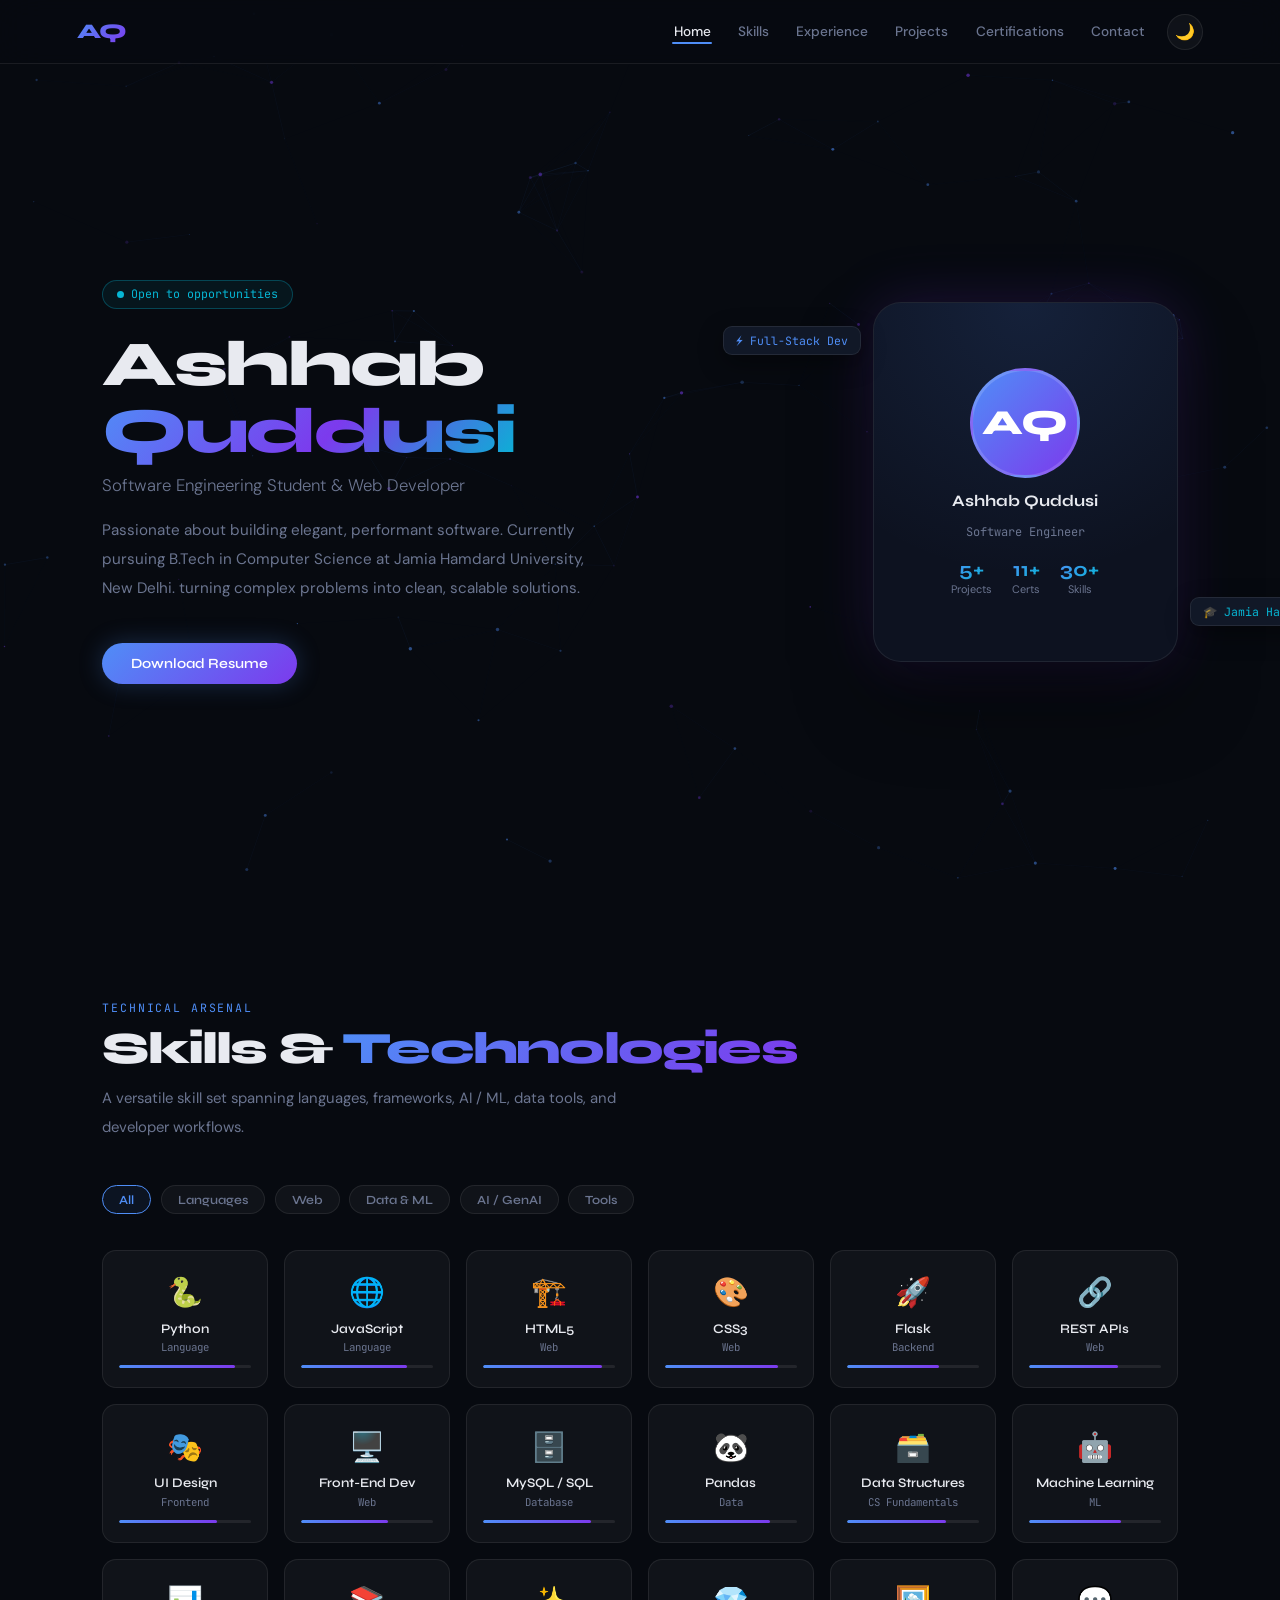
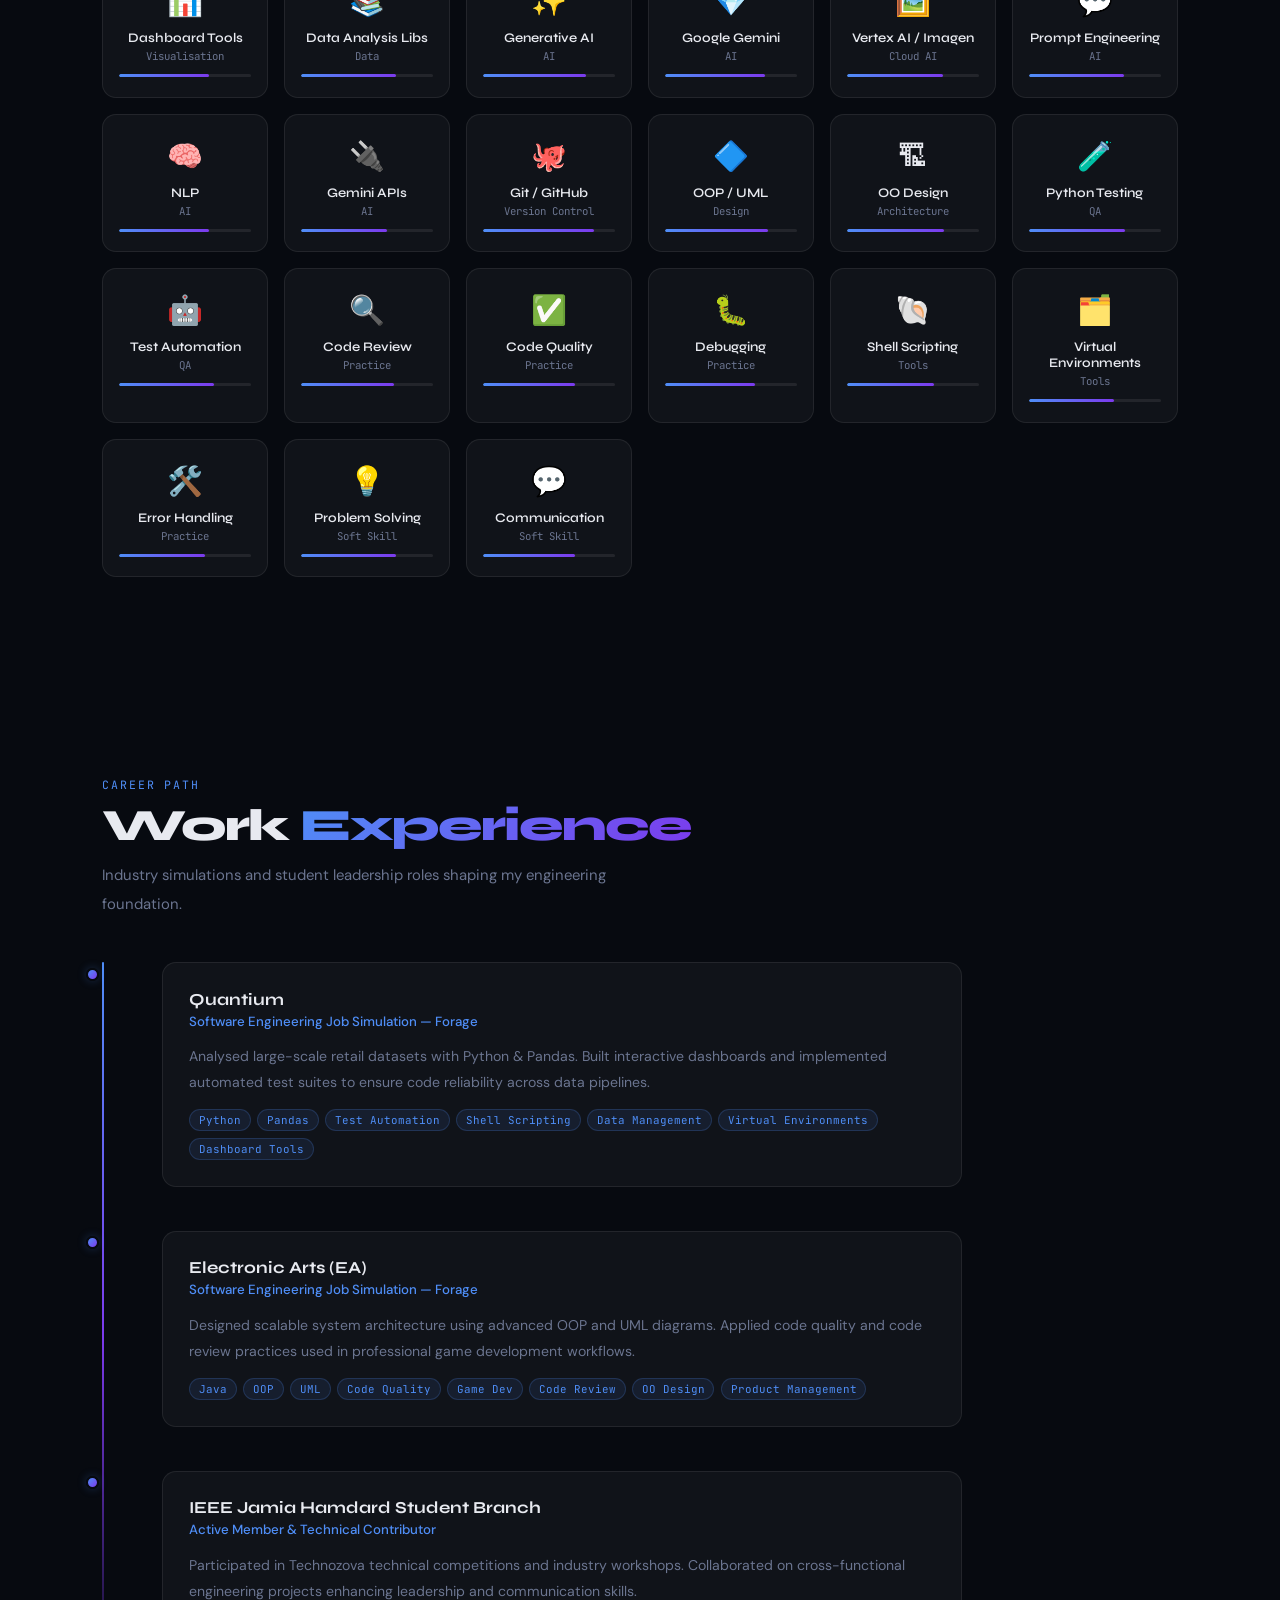
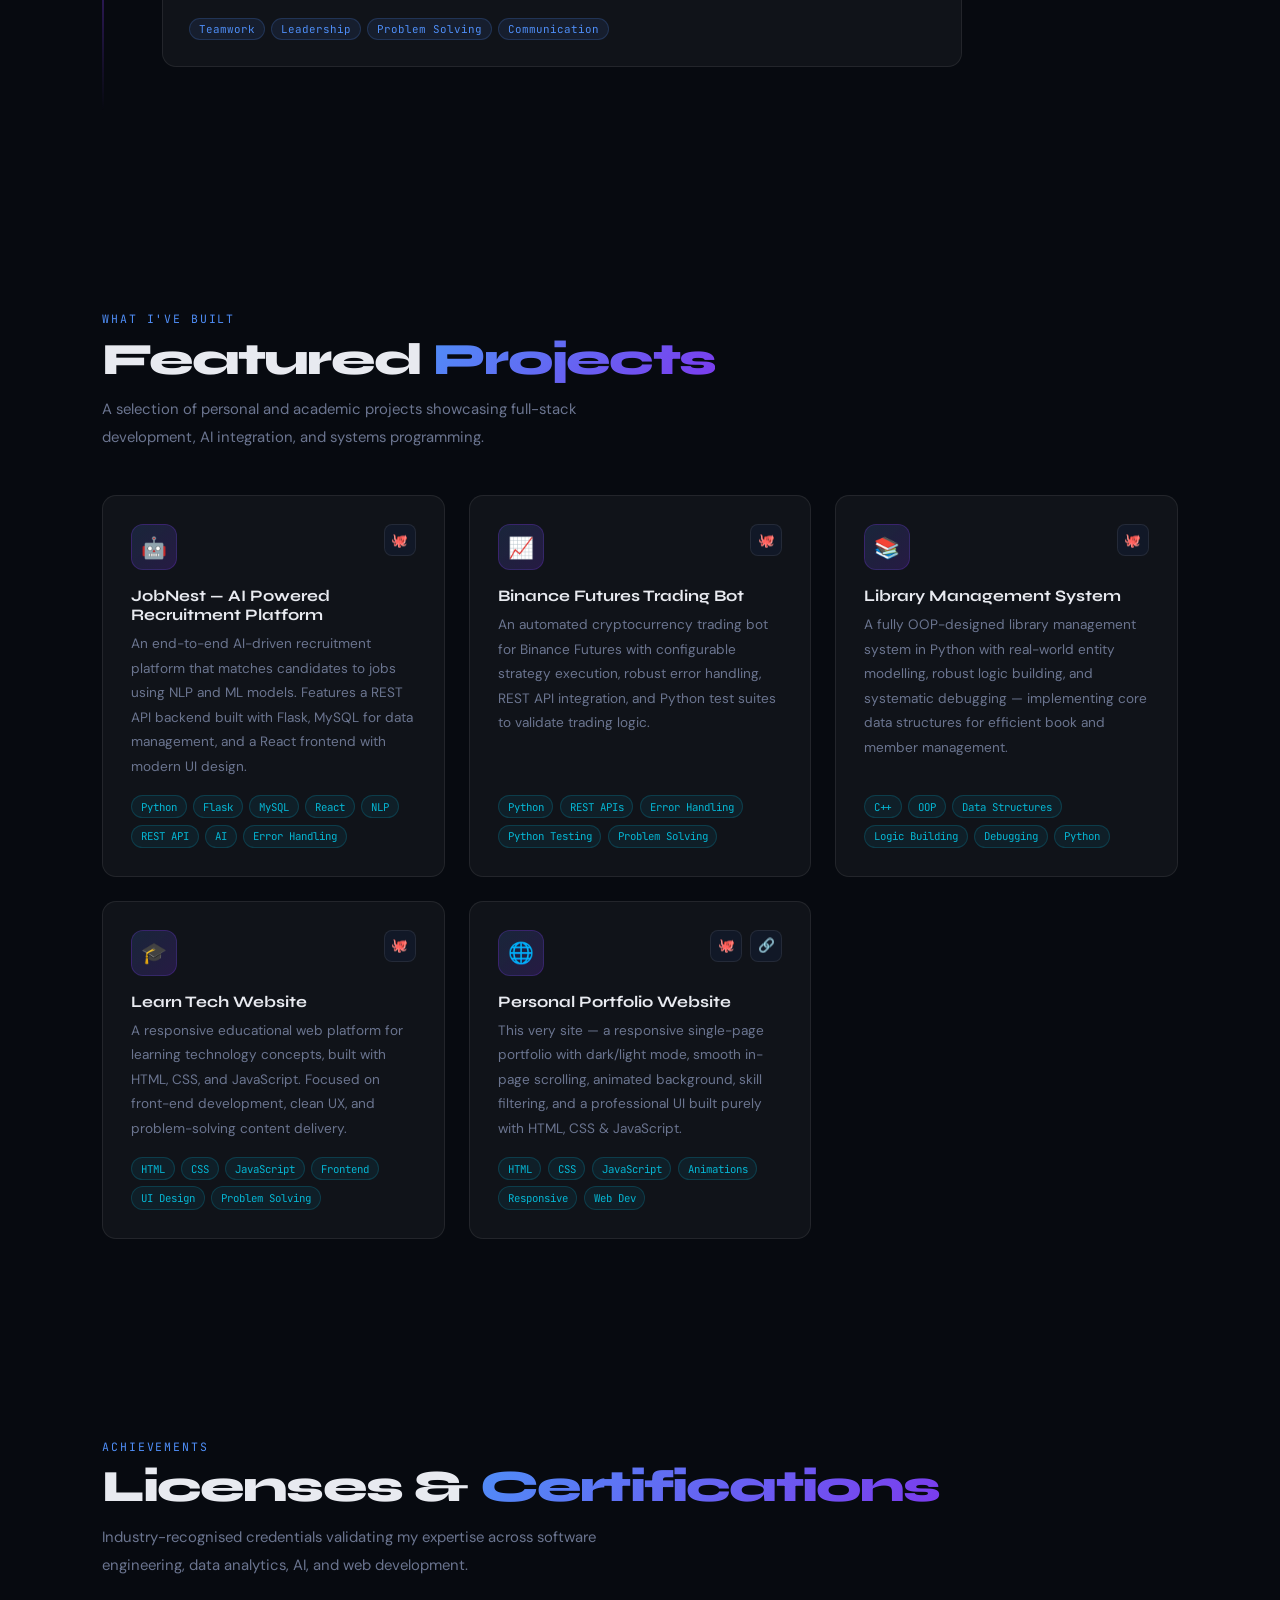
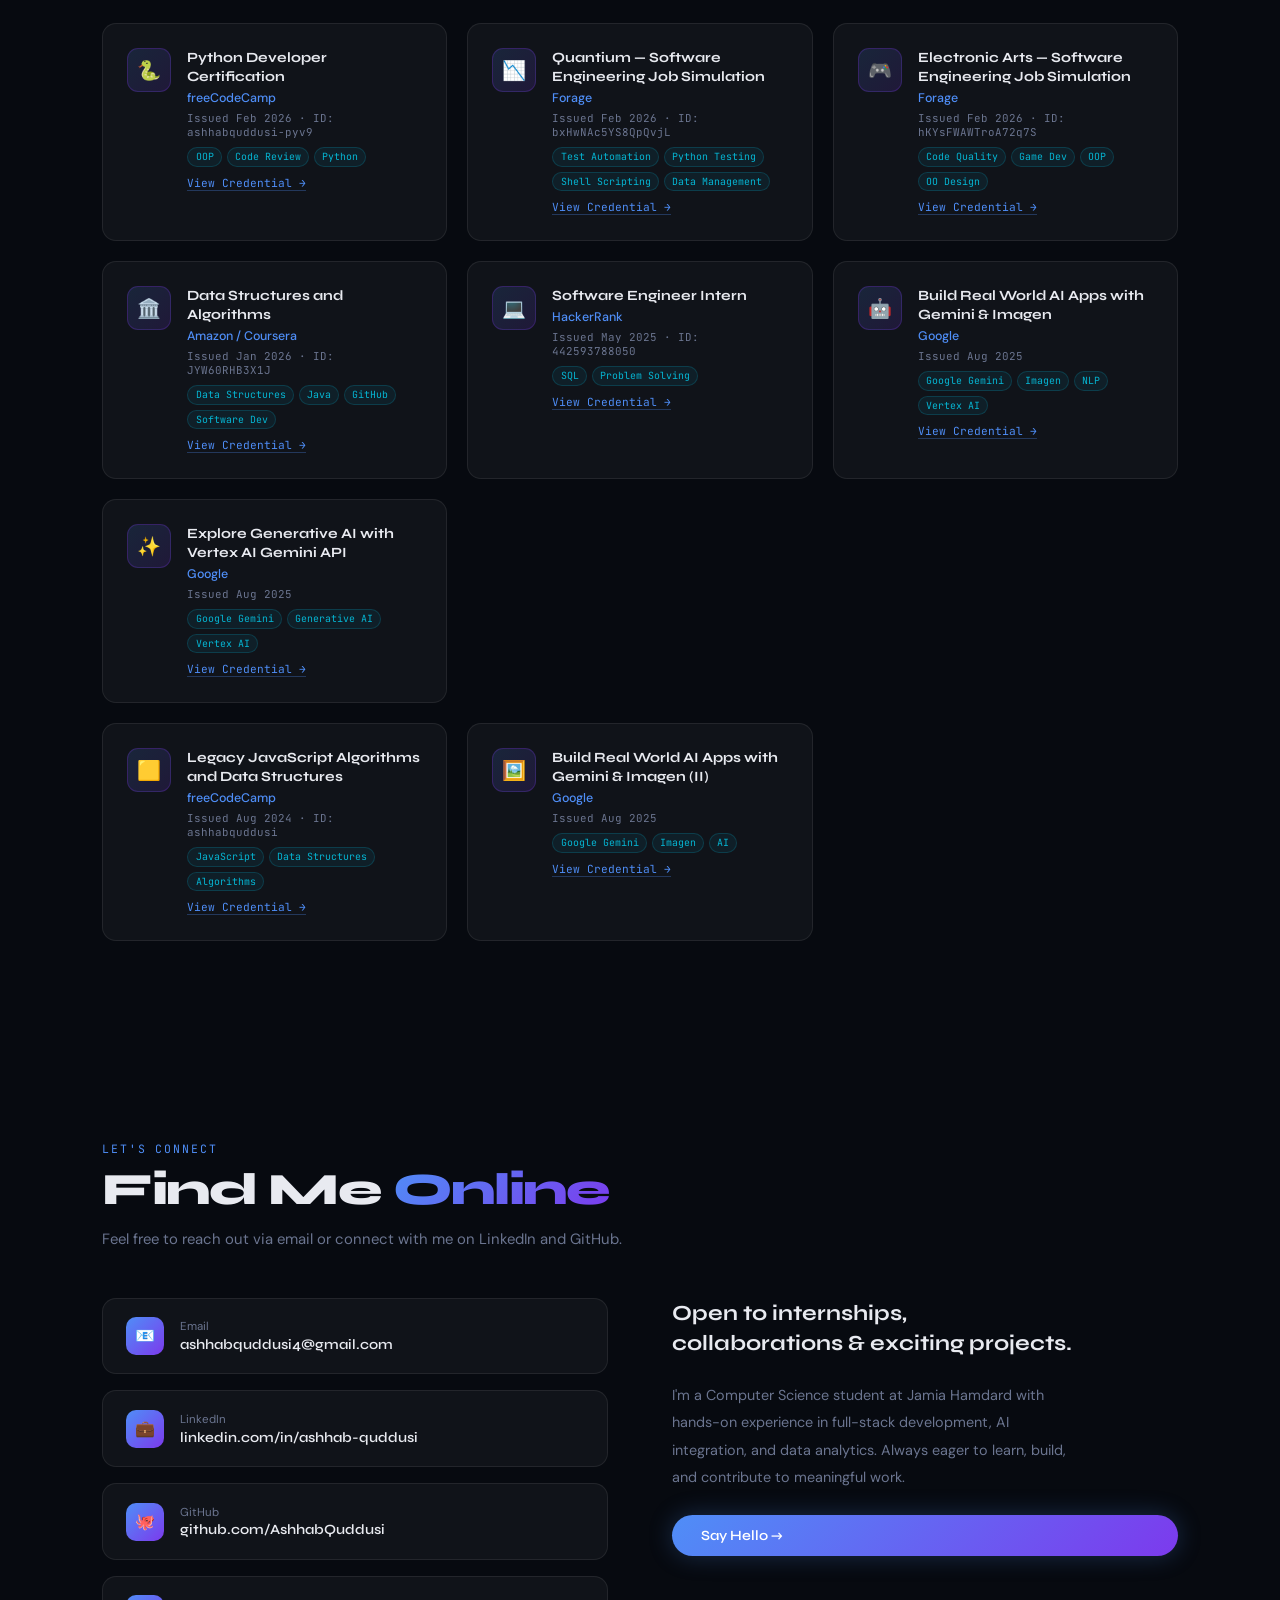
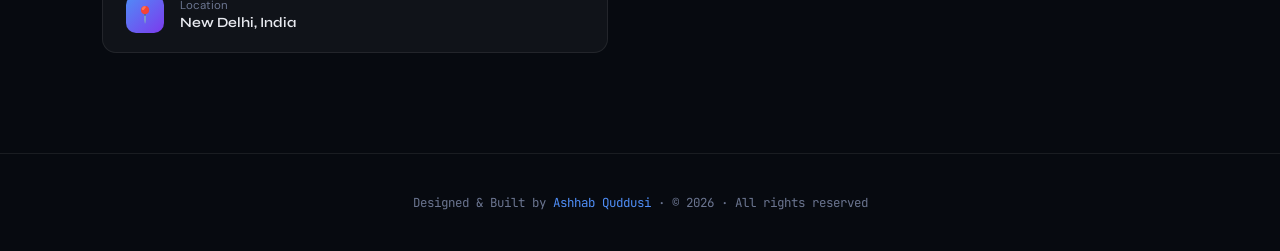
<file: index.html>
<!DOCTYPE html>
<html lang="en" data-theme="dark">
<head>
  <!-- ═══════════════════════════════════════════════════════
       META + TITLE
  ════════════════════════════════════════════════════════ -->
  <meta charset="UTF-8" />
  <meta name="google-site-verification" content="BfVStdMyx9eQ6Q37nNxColvM6l38yFELjq5np6rR0Mw" />
  <meta name="google-site-verification" content="Z_so_9JoqLWMcLRLlVS-3Cc-iVOcg94zYAEl9pXRCrw" />
  <link rel="canonical" href="https://ashhabquddusi.vercel.app/" />
  <meta name="robots" content="index, follow" />
  <meta name="viewport" content="width=device-width, initial-scale=1.0" />
  <title>Ashhab Quddusi — Software Engineer</title>
  <meta name="description" content="Portfolio of Ashhab Quddusi — Software Engineering student, web developer, and AI enthusiast based in New Delhi, India." />
<!-- Favicons -->
<link rel="icon" type="image/x-icon" href="/public/favicon.ico">
<link rel="icon" type="image/png" sizes="16x16" href="/public/favicon-16x16.png">
<link rel="icon" type="image/png" sizes="32x32" href="/public/favicon-32x32.png">

<!-- Apple -->
<link rel="apple-touch-icon" sizes="180x180" href="/public/apple-icon-180x180.png">

<!-- Android -->
<link rel="manifest" href="/public/manifest.json">

<!-- Microsoft -->
<meta name="msapplication-config" content="/public/browserconfig.xml">

<meta name="theme-color" content="#000000">
<!-- Open Graph Meta Tags (used by Google, LinkedIn, WhatsApp, Facebook) -->
<meta property="og:type" content="website" />
<meta property="og:url" content="https://ashhabquddusi.vercel.app/" />
<meta property="og:title" content="Ashhab Quddusi — Software Engineer" />
<meta
  property="og:description"
  content="Software Engineering Student, Web Developer, and AI Enthusiast based in New Delhi, India."
/>
<meta
  property="og:image"
  content="https://ashhabquddusi.vercel.app/profile-preview.png"
/>
<meta property="og:image:width" content="1200" />
<meta property="og:image:height" content="630" />
<meta property="og:image:type" content="image/png" />
<link rel="icon" type="image/png" href="/favicon.png" />
<!-- Twitter Card Meta Tags -->
<meta name="twitter:card" content="summary_large_image" />
<meta name="twitter:url" content="https://ashhabquddusi.vercel.app/" />
<meta name="twitter:title" content="Ashhab Quddusi — Software Engineer" />
<meta
  name="twitter:description"
  content="Software Engineering Student, Web Developer, and AI Enthusiast."
/>
<meta
  name="twitter:image"
  content="https://ashhabquddusi.vercel.app/profile-preview.png"
/>

<!-- Theme Color -->
<meta name="theme-color" content="#0a0a0f" />

  <!-- ═══════════════════════════════════════════════════════
       GOOGLE FONTS
       Syne       → headings (bold, modern)
       DM Sans    → body text (clean, readable)
       JetBrains Mono → labels, code-like text
  ════════════════════════════════════════════════════════ -->
  <link rel="preconnect" href="https://fonts.googleapis.com" />
  <link rel="preconnect" href="https://fonts.gstatic.com"    crossorigin />
  <link href="https://fonts.googleapis.com/css2?family=Syne:wght@400;600;700;800&family=DM+Sans:opsz,wght@9..40,300;9..40,400;9..40,500&family=JetBrains+Mono:wght@400;500&display=swap"
        rel="stylesheet" />

  <!-- ═══════════════════════════════════════════════════════
       EXTERNAL STYLESHEET
  ════════════════════════════════════════════════════════ -->
  <link rel="stylesheet" href="style.css" />
</head>
<body>

<!-- ═══════════════════════════════════════════════════════════
     ANIMATED PARTICLE CANVAS
     Fixed behind all content; drawn entirely by script.js.
════════════════════════════════════════════════════════════ -->
<canvas id="bg-canvas"></canvas>


<!-- ═══════════════════════════════════════════════════════════
     PAGE WRAPPER  (sits above the canvas via z-index)
════════════════════════════════════════════════════════════ -->
<div class="page-wrap">


  <!-- ═══════════════════════════════════════════════════════
       HEADER / NAVIGATION
       Fixed frosted-glass bar at the top.
       Nav items are <button> elements — they scroll in-page
       via scrollToSection() in script.js, NEVER open a new page.
  ════════════════════════════════════════════════════════ -->
  <header>

    <!-- Logo — also scrolls back to home on click -->
    <div class="logo">AQ</div>

    <nav aria-label="Primary navigation">

      <!-- data-section must match the id of the target section -->
      <button class="nav-btn" data-section="home">Home</button>
      <button class="nav-btn" data-section="skills">Skills</button>
      <button class="nav-btn" data-section="experience">Experience</button>
      <button class="nav-btn" data-section="projects">Projects</button>
      <button class="nav-btn" data-section="certifications">Certifications</button>
      <button class="nav-btn" data-section="contact">Contact</button>

      <!-- Dark / light mode toggle — JS handles the icon swap -->
      <button class="theme-btn" id="theme-toggle" aria-label="Toggle colour theme">🌙</button>

    </nav>
  </header><!-- /header -->


  <!-- ═══════════════════════════════════════════════════════
       SECTION 1 — HERO
       Full-viewport landing: name, role, bio, CTA + profile card.
  ════════════════════════════════════════════════════════ -->
  <section id="home" class="hero-section">
    <div class="hero-grid">

      <!-- ── Left column: text content ── -->
      <div class="hero-left">

        <!-- "Available" status badge -->
        <div class="hero-badge">
          <span class="badge-dot"></span>
          Open to opportunities
        </div>

        <!-- Name -->
        <h1 class="hero-name">
          Ashhab<br />
          <span>Quddusi</span>
        </h1>

        <!-- Role -->
        <p class="hero-role">Software Engineering Student &amp; Web Developer</p>

        <!-- Short bio -->
        <p class="hero-desc">
          Passionate about building elegant, performant software.
          Currently pursuing B.Tech in Computer Science at Jamia Hamdard University,
          New Delhi. turning complex problems into clean, scalable solutions.
        </p>

        <!-- Call-to-action -->
        <div class="hero-cta">
          <a class="btn-primary"
             href="Ashhab Quddusi.pdf"
             target="_blank"
             rel="noopener noreferrer">
            Download Resume
          </a>
        </div>

      </div><!-- /hero-left -->


      <!-- ── Right column: animated profile card ── -->
      <div class="hero-visual" aria-hidden="true">

        <!--
          hero-card-wrap has overflow:visible so the floating tags
          can appear OUTSIDE the card without being clipped.
        -->
        <div class="hero-card-wrap">

          <!-- Floating tag — left of card -->
          <div class="float-tag float-tag-1">⚡ Full-Stack Dev</div>

          <!-- Profile card -->
          <div class="hero-card">
            <!-- Monogram avatar -->
            <div class="hero-avatar">AQ</div>

            <!-- Name & title inside card -->
            <div class="card-name">Ashhab Quddusi</div>
            <div class="card-title">Software Engineer</div>

            <!--
              Stats row — counts updated here:
              5 projects | 11 certs | 30+ skills
            -->
            <div class="card-stats">
              <div><div class="stat-num">5+</div><div class="stat-lbl">Projects</div></div>
              <div><div class="stat-num">11+</div><div class="stat-lbl">Certs</div></div>
              <div><div class="stat-num">30+</div><div class="stat-lbl">Skills</div></div>
            </div>
          </div><!-- /hero-card -->

          <!-- Floating tag — right of card -->
          <div class="float-tag float-tag-2">🎓 Jamia Hamdard</div>

        </div><!-- /hero-card-wrap -->
      </div><!-- /hero-visual -->

    </div><!-- /hero-grid -->
  </section><!-- /home -->


  <!-- ═══════════════════════════════════════════════════════
       SECTION 2 — SKILLS
       Category-filterable grid of skill cards with progress bars.
  ════════════════════════════════════════════════════════ -->
  <div class="section-wrap" id="skills">
    <div class="section-inner">

      <p class="section-label reveal">Technical Arsenal</p>
      <h2 class="section-title reveal">Skills &amp; <em>Technologies</em></h2>
      <p class="section-sub reveal">
        A versatile skill set spanning languages, frameworks, AI / ML,
        data tools, and developer workflows.
      </p>

      <!-- ── Category filter buttons ── -->
      <!--
        data-cat must match data-cat on the .skill-card elements below.
        'all' shows every card.
      -->
      <div class="skill-cats reveal">
        <button class="cat-btn active" data-cat="all">All</button>
        <button class="cat-btn" data-cat="lang">Languages</button>
        <button class="cat-btn" data-cat="web">Web</button>
        <button class="cat-btn" data-cat="data">Data &amp; ML</button>
        <button class="cat-btn" data-cat="ai">AI / GenAI</button>
        <button class="cat-btn" data-cat="tools">Tools</button>
      </div>

      <!-- ── Skill cards grid ── -->
      <!--
        data-cat  : filter category
        data-level: bar fill percentage (0–100), set by JS
      -->
      <div class="skills-grid" id="skills-grid">

        <!-- ─ LANGUAGES ─ -->
        <div class="skill-card" data-cat="lang" data-level="88">
          <div class="skill-icon">🐍</div>
          <div class="skill-name">Python</div>
          <div class="skill-cat">Language</div>
          <div class="skill-bar"><div class="skill-bar-fill"></div></div>
        </div>

        <div class="skill-card" data-cat="lang" data-level="80">
          <div class="skill-icon">🌐</div>
          <div class="skill-name">JavaScript</div>
          <div class="skill-cat">Language</div>
          <div class="skill-bar"><div class="skill-bar-fill"></div></div>
        </div>

        <!-- <div class="skill-card" data-cat="lang" data-level="74">
          <div class="skill-icon">☕</div>
          <div class="skill-name">Java</div>
          <div class="skill-cat">Language</div>
          <div class="skill-bar"><div class="skill-bar-fill"></div></div>
        </div> -->

        <!-- <div class="skill-card" data-cat="lang" data-level="68">
          <div class="skill-icon">⚙️</div>
          <div class="skill-name">C / C++</div>
          <div class="skill-cat">Language</div>
          <div class="skill-bar"><div class="skill-bar-fill"></div></div>
        </div> -->

        <!-- ─ WEB ─ -->
        <div class="skill-card" data-cat="web" data-level="90">
          <div class="skill-icon">🏗️</div>
          <div class="skill-name">HTML5</div>
          <div class="skill-cat">Web</div>
          <div class="skill-bar"><div class="skill-bar-fill"></div></div>
        </div>

        <div class="skill-card" data-cat="web" data-level="86">
          <div class="skill-icon">🎨</div>
          <div class="skill-name">CSS3</div>
          <div class="skill-cat">Web</div>
          <div class="skill-bar"><div class="skill-bar-fill"></div></div>
        </div>

        <!-- <div class="skill-card" data-cat="web" data-level="72">
          <div class="skill-icon">⚛️</div>
          <div class="skill-name">React</div>
          <div class="skill-cat">Framework</div>
          <div class="skill-bar"><div class="skill-bar-fill"></div></div>
        </div> -->

        <div class="skill-card" data-cat="web" data-level="70">
          <div class="skill-icon">🚀</div>
          <div class="skill-name">Flask</div>
          <div class="skill-cat">Backend</div>
          <div class="skill-bar"><div class="skill-bar-fill"></div></div>
        </div>

        <div class="skill-card" data-cat="web" data-level="68">
          <div class="skill-icon">🔗</div>
          <div class="skill-name">REST APIs</div>
          <div class="skill-cat">Web</div>
          <div class="skill-bar"><div class="skill-bar-fill"></div></div>
        </div>

        <div class="skill-card" data-cat="web" data-level="74">
          <div class="skill-icon">🎭</div>
          <div class="skill-name">UI Design</div>
          <div class="skill-cat">Frontend</div>
          <div class="skill-bar"><div class="skill-bar-fill"></div></div>
        </div>

        <div class="skill-card" data-cat="web" data-level="66">
          <div class="skill-icon">🖥️</div>
          <div class="skill-name">Front-End Dev</div>
          <div class="skill-cat">Web</div>
          <div class="skill-bar"><div class="skill-bar-fill"></div></div>
        </div>

        <!-- ─ DATA & ML ─ -->
        <div class="skill-card" data-cat="data" data-level="82">
          <div class="skill-icon">🗄️</div>
          <div class="skill-name">MySQL / SQL</div>
          <div class="skill-cat">Database</div>
          <div class="skill-bar"><div class="skill-bar-fill"></div></div>
        </div>

        <div class="skill-card" data-cat="data" data-level="80">
          <div class="skill-icon">🐼</div>
          <div class="skill-name">Pandas</div>
          <div class="skill-cat">Data</div>
          <div class="skill-bar"><div class="skill-bar-fill"></div></div>
        </div>

        <div class="skill-card" data-cat="data" data-level="75">
          <div class="skill-icon">🗃️</div>
          <div class="skill-name">Data Structures</div>
          <div class="skill-cat">CS Fundamentals</div>
          <div class="skill-bar"><div class="skill-bar-fill"></div></div>
        </div>

        <div class="skill-card" data-cat="data" data-level="70">
          <div class="skill-icon">🤖</div>
          <div class="skill-name">Machine Learning</div>
          <div class="skill-cat">ML</div>
          <div class="skill-bar"><div class="skill-bar-fill"></div></div>
        </div>

        <div class="skill-card" data-cat="data" data-level="68">
          <div class="skill-icon">📊</div>
          <div class="skill-name">Dashboard Tools</div>
          <div class="skill-cat">Visualisation</div>
          <div class="skill-bar"><div class="skill-bar-fill"></div></div>
        </div>

        <div class="skill-card" data-cat="data" data-level="72">
          <div class="skill-icon">📚</div>
          <div class="skill-name">Data Analysis Libs</div>
          <div class="skill-cat">Data</div>
          <div class="skill-bar"><div class="skill-bar-fill"></div></div>
        </div>

        <!-- ─ AI / GENAI ─ -->
        <div class="skill-card" data-cat="ai" data-level="78">
          <div class="skill-icon">✨</div>
          <div class="skill-name">Generative AI</div>
          <div class="skill-cat">AI</div>
          <div class="skill-bar"><div class="skill-bar-fill"></div></div>
        </div>

        <div class="skill-card" data-cat="ai" data-level="76">
          <div class="skill-icon">💎</div>
          <div class="skill-name">Google Gemini</div>
          <div class="skill-cat">AI</div>
          <div class="skill-bar"><div class="skill-bar-fill"></div></div>
        </div>

        <div class="skill-card" data-cat="ai" data-level="73">
          <div class="skill-icon">🖼️</div>
          <div class="skill-name">Vertex AI / Imagen</div>
          <div class="skill-cat">Cloud AI</div>
          <div class="skill-bar"><div class="skill-bar-fill"></div></div>
        </div>

        <div class="skill-card" data-cat="ai" data-level="72">
          <div class="skill-icon">💬</div>
          <div class="skill-name">Prompt Engineering</div>
          <div class="skill-cat">AI</div>
          <div class="skill-bar"><div class="skill-bar-fill"></div></div>
        </div>

        <div class="skill-card" data-cat="ai" data-level="68">
          <div class="skill-icon">🧠</div>
          <div class="skill-name">NLP</div>
          <div class="skill-cat">AI</div>
          <div class="skill-bar"><div class="skill-bar-fill"></div></div>
        </div>

        <div class="skill-card" data-cat="ai" data-level="65">
          <div class="skill-icon">🔌</div>
          <div class="skill-name">Gemini APIs</div>
          <div class="skill-cat">AI</div>
          <div class="skill-bar"><div class="skill-bar-fill"></div></div>
        </div>

        <!-- ─ TOOLS / PRACTICES ─ -->
        <div class="skill-card" data-cat="tools" data-level="84">
          <div class="skill-icon">🐙</div>
          <div class="skill-name">Git / GitHub</div>
          <div class="skill-cat">Version Control</div>
          <div class="skill-bar"><div class="skill-bar-fill"></div></div>
        </div>

        <div class="skill-card" data-cat="tools" data-level="78">
          <div class="skill-icon">🔷</div>
          <div class="skill-name">OOP / UML</div>
          <div class="skill-cat">Design</div>
          <div class="skill-bar"><div class="skill-bar-fill"></div></div>
        </div>

        <div class="skill-card" data-cat="tools" data-level="74">
          <div class="skill-icon">🏗</div>
          <div class="skill-name">OO Design</div>
          <div class="skill-cat">Architecture</div>
          <div class="skill-bar"><div class="skill-bar-fill"></div></div>
        </div>

        <div class="skill-card" data-cat="tools" data-level="73">
          <div class="skill-icon">🧪</div>
          <div class="skill-name">Python Testing</div>
          <div class="skill-cat">QA</div>
          <div class="skill-bar"><div class="skill-bar-fill"></div></div>
        </div>

        <div class="skill-card" data-cat="tools" data-level="72">
          <div class="skill-icon">🤖</div>
          <div class="skill-name">Test Automation</div>
          <div class="skill-cat">QA</div>
          <div class="skill-bar"><div class="skill-bar-fill"></div></div>
        </div>

        <div class="skill-card" data-cat="tools" data-level="70">
          <div class="skill-icon">🔍</div>
          <div class="skill-name">Code Review</div>
          <div class="skill-cat">Practice</div>
          <div class="skill-bar"><div class="skill-bar-fill"></div></div>
        </div>

        <div class="skill-card" data-cat="tools" data-level="70">
          <div class="skill-icon">✅</div>
          <div class="skill-name">Code Quality</div>
          <div class="skill-cat">Practice</div>
          <div class="skill-bar"><div class="skill-bar-fill"></div></div>
        </div>

        <div class="skill-card" data-cat="tools" data-level="68">
          <div class="skill-icon">🐛</div>
          <div class="skill-name">Debugging</div>
          <div class="skill-cat">Practice</div>
          <div class="skill-bar"><div class="skill-bar-fill"></div></div>
        </div>

        <div class="skill-card" data-cat="tools" data-level="66">
          <div class="skill-icon">🐚</div>
          <div class="skill-name">Shell Scripting</div>
          <div class="skill-cat">Tools</div>
          <div class="skill-bar"><div class="skill-bar-fill"></div></div>
        </div>

        <div class="skill-card" data-cat="tools" data-level="65">
          <div class="skill-icon">🗂️</div>
          <div class="skill-name">Virtual Environments</div>
          <div class="skill-cat">Tools</div>
          <div class="skill-bar"><div class="skill-bar-fill"></div></div>
        </div>

        <div class="skill-card" data-cat="tools" data-level="65">
          <div class="skill-icon">🛠️</div>
          <div class="skill-name">Error Handling</div>
          <div class="skill-cat">Practice</div>
          <div class="skill-bar"><div class="skill-bar-fill"></div></div>
        </div>

        <div class="skill-card" data-cat="tools" data-level="72">
          <div class="skill-icon">💡</div>
          <div class="skill-name">Problem Solving</div>
          <div class="skill-cat">Soft Skill</div>
          <div class="skill-bar"><div class="skill-bar-fill"></div></div>
        </div>

        <div class="skill-card" data-cat="tools" data-level="70">
          <div class="skill-icon">💬</div>
          <div class="skill-name">Communication</div>
          <div class="skill-cat">Soft Skill</div>
          <div class="skill-bar"><div class="skill-bar-fill"></div></div>
        </div>

      </div><!-- /skills-grid -->

    </div><!-- /section-inner -->
  </div><!-- /skills -->


  <!-- ═══════════════════════════════════════════════════════
       SECTION 3 — EXPERIENCE
       Vertical timeline of simulations & activities.
       (Jamia Hamdard B.Tech removed per request.)
  ════════════════════════════════════════════════════════ -->
  <div class="section-wrap" id="experience">
    <div class="section-inner">

      <p class="section-label reveal">Career Path</p>
      <h2 class="section-title reveal">Work <em>Experience</em></h2>
      <p class="section-sub reveal">
        Industry simulations and student leadership roles shaping my engineering foundation.
      </p>

      <div class="timeline">

        <!-- ── Timeline entry 1: Quantium ── -->
        <div class="tl-item">
          <div class="tl-dot"></div>
          <div class="tl-card">
            <!-- <div class="tl-period">Jan 2026</div> -->
            <div class="tl-org">Quantium</div>
            <div class="tl-role">Software Engineering Job Simulation — Forage</div>
            <div class="tl-desc">
              Analysed large-scale retail datasets with Python &amp; Pandas.
              Built interactive dashboards and implemented automated test suites
              to ensure code reliability across data pipelines.
            </div>
            <div class="tl-tags">
              <span class="tl-tag">Python</span>
              <span class="tl-tag">Pandas</span>
              <span class="tl-tag">Test Automation</span>
              <span class="tl-tag">Shell Scripting</span>
              <span class="tl-tag">Data Management</span>
              <span class="tl-tag">Virtual Environments</span>
              <span class="tl-tag">Dashboard Tools</span>
            </div>
          </div>
        </div>

        <!-- ── Timeline entry 2: EA ── -->
        <div class="tl-item">
          <div class="tl-dot"></div>
          <div class="tl-card">
            <!-- <div class="tl-period">Feb 2026</div> -->
            <div class="tl-org">Electronic Arts (EA)</div>
            <div class="tl-role">Software Engineering Job Simulation — Forage</div>
            <div class="tl-desc">
              Designed scalable system architecture using advanced OOP and UML diagrams.
              Applied code quality and code review practices used in professional
              game development workflows.
            </div>
            <div class="tl-tags">
              <span class="tl-tag">Java</span>
              <span class="tl-tag">OOP</span>
              <span class="tl-tag">UML</span>
              <span class="tl-tag">Code Quality</span>
              <span class="tl-tag">Game Dev</span>
              <span class="tl-tag">Code Review</span>
              <span class="tl-tag">OO Design</span>
              <span class="tl-tag">Product Management</span>
            </div>
          </div>
        </div>

        <!-- ── Timeline entry 3: HackerRank ── -->
        <!-- <div class="tl-item">
          <div class="tl-dot"></div>
          <div class="tl-card">
            <!-- <div class="tl-period">May 2025</div> -->
            <!-- <div class="tl-org">HackerRank</div>
            <div class="tl-role">Software Engineer Intern — Certified</div>
            <div class="tl-desc">
              Earned the Software Engineer Intern certification, validating skills
              in SQL query design, algorithmic problem solving, and software fundamentals.
            </div>
            <div class="tl-tags">
              <span class="tl-tag">SQL</span>
              <span class="tl-tag">Problem Solving</span>
            </div>
          </div>
        </div> --> 

        <!-- ── Timeline entry 4: IEEE ── -->
        <div class="tl-item">
          <div class="tl-dot"></div>
          <div class="tl-card">
            <!-- <div class="tl-period">2025 — Present</div> -->
            <div class="tl-org">IEEE Jamia Hamdard Student Branch</div>
            <div class="tl-role">Active Member &amp; Technical Contributor</div>
            <div class="tl-desc">
              Participated in Technozova technical competitions and industry workshops.
              Collaborated on cross-functional engineering projects enhancing leadership
              and communication skills.
            </div>
            <div class="tl-tags">
              <span class="tl-tag">Teamwork</span>
              <span class="tl-tag">Leadership</span>
              <span class="tl-tag">Problem Solving</span>
              <span class="tl-tag">Communication</span>
            </div>
          </div>
        </div>

      </div><!-- /timeline -->

    </div><!-- /section-inner -->
  </div><!-- /experience -->


  <!-- ═══════════════════════════════════════════════════════
       SECTION 4 — PROJECTS
       5 projects sourced from GitHub / LinkedIn skills list.
  ════════════════════════════════════════════════════════ -->
  <div class="section-wrap" id="projects">
    <div class="section-inner">

      <p class="section-label reveal">What I've Built</p>
      <h2 class="section-title reveal">Featured <em>Projects</em></h2>
      <p class="section-sub reveal">
        A selection of personal and academic projects showcasing full-stack development,
        AI integration, and systems programming.
      </p>

      <div class="projects-grid">

        <!-- ── Project 1: JobNest ── -->
        <div class="proj-card">
          <div class="proj-header">
            <div class="proj-icon">🤖</div>
            <div class="proj-links">
              <a href="https://github.com/AshhabQuddusi/JobNest" target="_blank" rel="noopener"
                 class="proj-link" title="View on GitHub">🐙</a>
            </div>
          </div>
          <div class="proj-name">JobNest — AI Powered Recruitment Platform</div>
          <div class="proj-desc">
            An end-to-end AI-driven recruitment platform that matches candidates to jobs
            using NLP and ML models. Features a REST API backend built with Flask,
            MySQL for data management, and a React frontend with modern UI design.
          </div>
          <div class="proj-tags">
            <span class="proj-tag">Python</span>
            <span class="proj-tag">Flask</span>
            <span class="proj-tag">MySQL</span>
            <span class="proj-tag">React</span>
            <span class="proj-tag">NLP</span>
            <span class="proj-tag">REST API</span>
            <span class="proj-tag">AI</span>
            <span class="proj-tag">Error Handling</span>
          </div>
        </div>

        <!-- ── Project 2: Binance Trading Bot ── -->
        <div class="proj-card">
          <div class="proj-header">
            <div class="proj-icon">📈</div>
            <div class="proj-links">
              <a href="https://github.com/AshhabQuddusi/Binance-futures-trading-bot" target="_blank" rel="noopener"
                 class="proj-link" title="View on GitHub">🐙</a>
            </div>
          </div>
          <div class="proj-name">Binance Futures Trading Bot</div>
          <div class="proj-desc">
            An automated cryptocurrency trading bot for Binance Futures with configurable
            strategy execution, robust error handling, REST API integration, and Python
            test suites to validate trading logic.
          </div>
          <div class="proj-tags">
            <span class="proj-tag">Python</span>
            <span class="proj-tag">REST APIs</span>
            <span class="proj-tag">Error Handling</span>
            <span class="proj-tag">Python Testing</span>
            <span class="proj-tag">Problem Solving</span>
          </div>
        </div>

        <!-- ── Project 3: Library Management System ── -->
        <div class="proj-card">
          <div class="proj-header">
            <div class="proj-icon">📚</div>
            <div class="proj-links">
              <a href="https://github.com/AshhabQuddusi/Library-Management-System" target="_blank" rel="noopener"
                 class="proj-link" title="View on GitHub">🐙</a>
            </div>
          </div>
          <div class="proj-name">Library Management System</div>
          <div class="proj-desc">
            A fully OOP-designed library management system in Python with real-world entity
            modelling, robust logic building, and systematic debugging — implementing core
            data structures for efficient book and member management.
          </div>
          <div class="proj-tags">
            <span class="proj-tag">C++</span>
            <span class="proj-tag">OOP</span>
            <span class="proj-tag">Data Structures</span>
            <span class="proj-tag">Logic Building</span>
            <span class="proj-tag">Debugging</span>
            <span class="proj-tag">Python</span>
          </div>
        </div>

        <!-- ── Project 4: Learn Tech Website ── -->
        <div class="proj-card">
          <div class="proj-header">
            <div class="proj-icon">🎓</div>
            <div class="proj-links">
              <a href="https://github.com/AshhabQuddusi/Learn-Tech-Website" target="_blank" rel="noopener"
                 class="proj-link" title="View on GitHub">🐙</a>
            </div>
          </div>
          <div class="proj-name">Learn Tech Website</div>
          <div class="proj-desc">
            A responsive educational web platform for learning technology concepts,
            built with HTML, CSS, and JavaScript. Focused on front-end development,
            clean UX, and problem-solving content delivery.
          </div>
          <div class="proj-tags">
            <span class="proj-tag">HTML</span>
            <span class="proj-tag">CSS</span>
            <span class="proj-tag">JavaScript</span>
            <span class="proj-tag">Frontend</span>
            <span class="proj-tag">UI Design</span>
            <span class="proj-tag">Problem Solving</span>
          </div>
        </div>

        <!-- ── Project 5: Portfolio Website ── -->
        <div class="proj-card">
          <div class="proj-header">
            <div class="proj-icon">🌐</div>
            <div class="proj-links">
              <a href="https://github.com/AshhabQuddusi/Portfolio-Website"
                 target="_blank" rel="noopener"
                 class="proj-link" title="View on GitHub">🐙</a>
              <a href="https://ashhabquddusi.github.io/Portfolio-Website/"
                 target="_blank" rel="noopener"
                 class="proj-link" title="Live Demo">🔗</a>
            </div>
          </div>
          <div class="proj-name">Personal Portfolio Website</div>
          <div class="proj-desc">
            This very site — a responsive single-page portfolio with dark/light mode,
            smooth in-page scrolling, animated  background, skill filtering,
            and a professional UI built purely with HTML, CSS &amp; JavaScript.
          </div>
          <div class="proj-tags">
            <span class="proj-tag">HTML</span>
            <span class="proj-tag">CSS</span>
            <span class="proj-tag">JavaScript</span>
            <span class="proj-tag">Animations</span>
            <span class="proj-tag">Responsive</span>
            <span class="proj-tag">Web Dev</span>
          </div>
        </div>

      </div><!-- /projects-grid -->

    </div><!-- /section-inner -->
  </div><!-- /projects -->


  <!-- ═══════════════════════════════════════════════════════
       SECTION 5 — CERTIFICATIONS
       All 11 real certificates from LinkedIn, with credential links.
  ════════════════════════════════════════════════════════ -->
  <div class="section-wrap" id="certifications">
    <div class="section-inner">

      <p class="section-label reveal">Achievements</p>
      <h2 class="section-title reveal">Licenses &amp; <em>Certifications</em></h2>
      <p class="section-sub reveal">
        Industry-recognised credentials validating my expertise across software engineering,
        data analytics, AI, and web development.
      </p>

      <div class="certs-grid">

        <!-- ── Cert 1: Python Developer ── -->
        <div class="cert-card">
          <div class="cert-icon">🐍</div>
          <div class="cert-body">
            <div class="cert-name">Python Developer Certification</div>
            <div class="cert-issuer">freeCodeCamp</div>
            <div class="cert-date">Issued Feb 2026 · ID: ashhabquddusi-pyv9</div>
            <div class="cert-skills">
              <span class="cert-skill">OOP</span>
              <span class="cert-skill">Code Review</span>
              <span class="cert-skill">Python</span>
            </div>
            <a class="cert-link"
               href="https://freecodecamp.org/certification/ashhabquddusi/python-v9"
               target="_blank" rel="noopener">View Credential →</a>
          </div>
        </div>

        <!-- ── Cert 2: Quantium ── -->
        <div class="cert-card">
          <div class="cert-icon">📉</div>
          <div class="cert-body">
            <div class="cert-name">Quantium — Software Engineering Job Simulation</div>
            <div class="cert-issuer">Forage</div>
            <div class="cert-date">Issued Feb 2026 · ID: bxHwNAc5YS8QpQvjL</div>
            <div class="cert-skills">
              <span class="cert-skill">Test Automation</span>
              <span class="cert-skill">Python Testing</span>
              <span class="cert-skill">Shell Scripting</span>
              <span class="cert-skill">Data Management</span>
            </div>
            <a class="cert-link"
               href="https://www.theforage.com/completion-certificates/32A6DqtsbF7LbKdcq/jhiG2W9K8KLZK8nXP_32A6DqtsbF7LbKdcq_696a1b178d5b9c666d16f9d7_1770820562251_completion_certificate.pdf"
               target="_blank" rel="noopener">View Credential →</a>
          </div>
        </div>

        <!-- ── Cert 3: EA ── -->
        <div class="cert-card">
          <div class="cert-icon">🎮</div>
          <div class="cert-body">
            <div class="cert-name">Electronic Arts — Software Engineering Job Simulation</div>
            <div class="cert-issuer">Forage</div>
            <div class="cert-date">Issued Feb 2026 · ID: hKYsFWAWTroA72q7S</div>
            <div class="cert-skills">
              <span class="cert-skill">Code Quality</span>
              <span class="cert-skill">Game Dev</span>
              <span class="cert-skill">OOP</span>
              <span class="cert-skill">OO Design</span>
            </div>
            <a class="cert-link"
               href="https://www.theforage.com/completion-certificates/j43dGscQHtJJ57N54/a77WE3de8qrxWferQ_j43dGscQHtJJ57N54_696a1b178d5b9c666d16f9d7_1770811447317_completion_certificate.pdf"
               target="_blank" rel="noopener">View Credential →</a>
          </div>
        </div>

        <!-- ── Cert 4: DSA — Amazon ── -->
        <div class="cert-card">
          <div class="cert-icon">🏛️</div>
          <div class="cert-body">
            <div class="cert-name">Data Structures and Algorithms</div>
            <div class="cert-issuer">Amazon / Coursera</div>
            <div class="cert-date">Issued Jan 2026 · ID: JYW60RHB3X1J</div>
            <div class="cert-skills">
              <span class="cert-skill">Data Structures</span>
              <span class="cert-skill">Java</span>
              <span class="cert-skill">GitHub</span>
              <span class="cert-skill">Software Dev</span>
            </div>
            <a class="cert-link"
               href="https://www.coursera.org/account/accomplishments/records/JYW60RHB3X1J"
               target="_blank" rel="noopener">View Credential →</a>
          </div>
        </div>

        <!-- ── Cert 5: HackerRank SWE Intern ── -->
        <div class="cert-card">
          <div class="cert-icon">💻</div>
          <div class="cert-body">
            <div class="cert-name">Software Engineer Intern</div>
            <div class="cert-issuer">HackerRank</div>
            <div class="cert-date">Issued May 2025 · ID: 442593788050</div>
            <div class="cert-skills">
              <span class="cert-skill">SQL</span>
              <span class="cert-skill">Problem Solving</span>
            </div>
            <a class="cert-link"
               href="https://www.hackerrank.com/certificates/442593788050"
               target="_blank" rel="noopener">View Credential →</a>
          </div>
        </div>

        <!-- ── Cert 6: Gemini + Imagen (Aug 2025) ── -->
        <div class="cert-card">
          <div class="cert-icon">🤖</div>
          <div class="cert-body">
            <div class="cert-name">Build Real World AI Apps with Gemini &amp; Imagen</div>
            <div class="cert-issuer">Google</div>
            <div class="cert-date">Issued Aug 2025</div>
            <div class="cert-skills">
              <span class="cert-skill">Google Gemini</span>
              <span class="cert-skill">Imagen</span>
              <span class="cert-skill">NLP</span>
              <span class="cert-skill">Vertex AI</span>
            </div>
            <a class="cert-link"
               href="https://www.credly.com/badges/6b73b164-674b-4ec5-b5aa-b4f0f2066311/linked_in_profile"
               target="_blank" rel="noopener">View Credential →</a>
          </div>
        </div>

        <!-- ── Cert 7: Explore GenAI Vertex AI ── -->
        <div class="cert-card">
          <div class="cert-icon">✨</div>
          <div class="cert-body">
            <div class="cert-name">Explore Generative AI with Vertex AI Gemini API</div>
            <div class="cert-issuer">Google</div>
            <div class="cert-date">Issued Aug 2025</div>
            <div class="cert-skills">
              <span class="cert-skill">Google Gemini</span>
              <span class="cert-skill">Generative AI</span>
              <span class="cert-skill">Vertex AI</span>
            </div>
            <a class="cert-link"
               href="https://www.credly.com/badges/e995c790-e54e-444d-b57f-bc312b852504/linked_in_profile"
               target="_blank" rel="noopener">View Credential →</a>
          </div>
        </div>

        <!-- ── Cert 8: Gemini Multimodality RAG ── -->
        <div class="cert-card">
          <div class="cert-icon">📄</div>
          <div class="cert-body">
            <div class="cert-name">Inspect Rich Documents with Gemini Multimodality &amp; RAG</div>
            <div class="cert-issuer">Google</div>
            <div class="cert-date">Issued Aug 2025</div>
            <div class="cert-skills">
              <span class="cert-skill">Google Gemini</span>
              <span class="cert-skill">AI</span>
              <span class="cert-skill">Vertex AI</span>
            </div>
            <a class="cert-link"
               href="https://www.credly.com/badges/09ac7a00-669a-4801-bfc7-80f26cc19a11/linked_in_profile"
               target="_blank" rel="noopener">View Credential →</a>
          </div>
        </div>

        <!-- ── Cert 9: Prompt Design Vertex AI ── -->
        <div class="cert-card">
          <div class="cert-icon">💬</div>
          <div class="cert-body">
            <div class="cert-name">Prompt Design in Vertex AI</div>
            <div class="cert-issuer">Google</div>
            <div class="cert-date">Issued Apr 2025</div>
            <div class="cert-skills">
              <span class="cert-skill">Generative AI</span>
              <span class="cert-skill">Prompt Engineering</span>
              <span class="cert-skill">Gemini APIs</span>
            </div>
            <a class="cert-link"
               href="https://www.credly.com/badges/947de5ed-48fa-418c-a839-a9f257ac2d66/linked_in_profile"
               target="_blank" rel="noopener">View Credential →</a>
          </div>
        </div>

        <!-- ── Cert 10: freeCodeCamp JS Algorithms ── -->
        <div class="cert-card">
          <div class="cert-icon">🟨</div>
          <div class="cert-body">
            <div class="cert-name">Legacy JavaScript Algorithms and Data Structures</div>
            <div class="cert-issuer">freeCodeCamp</div>
            <div class="cert-date">Issued Aug 2024 · ID: ashhabquddusi</div>
            <div class="cert-skills">
              <span class="cert-skill">JavaScript</span>
              <span class="cert-skill">Data Structures</span>
              <span class="cert-skill">Algorithms</span>
            </div>
            <a class="cert-link"
               href="https://freecodecamp.org/certification/AshhabQuddusi/javascript-algorithms-and-data-structures"
               target="_blank" rel="noopener">View Credential →</a>
          </div>
        </div>

        <!-- ── Cert 11: Gemini + Imagen duplicate entry ── -->
        <div class="cert-card">
          <div class="cert-icon">🖼️</div>
          <div class="cert-body">
            <div class="cert-name">Build Real World AI Apps with Gemini &amp; Imagen (II)</div>
            <div class="cert-issuer">Google</div>
            <div class="cert-date">Issued Aug 2025</div>
            <div class="cert-skills">
              <span class="cert-skill">Google Gemini</span>
              <span class="cert-skill">Imagen</span>
              <span class="cert-skill">AI</span>
            </div>
            <a class="cert-link"
               href="https://www.credly.com/badges/6b73b164-674b-4ec5-b5aa-b4f0f2066311/linked_in_profile"
               target="_blank" rel="noopener">View Credential →</a>
          </div>
        </div>

      </div><!-- /certs-grid -->

    </div><!-- /section-inner -->
  </div><!-- /certifications -->


  <!-- ═══════════════════════════════════════════════════════
       SECTION 6 — CONTACT
       Contact links + short pitch. No form, no "Get in Touch" button.
  ════════════════════════════════════════════════════════ -->
  <div class="section-wrap" id="contact">
    <div class="section-inner">

      <p class="section-label reveal">Let's Connect</p>
      <h2 class="section-title reveal">Find Me <em>Online</em></h2>
      <p class="section-sub reveal">
        Feel free to reach out via email or connect with me on LinkedIn and GitHub.
      </p>

      <div class="contact-wrap">

        <!-- Left: clickable contact link rows -->
        <div class="contact-links reveal">

          <a href="mailto:ashhabquddusi4@gmail.com" class="contact-link">
            <div class="cl-icon">📧</div>
            <div>
              <div class="cl-label">Email</div>
              <div class="cl-value">ashhabquddusi4@gmail.com</div>
            </div>
          </a>

          <a href="https://www.linkedin.com/in/ashhab-quddusi/"
             target="_blank" rel="noopener" class="contact-link">
            <div class="cl-icon">💼</div>
            <div>
              <div class="cl-label">LinkedIn</div>
              <div class="cl-value">linkedin.com/in/ashhab-quddusi</div>
            </div>
          </a>

          <a href="https://github.com/AshhabQuddusi"
             target="_blank" rel="noopener" class="contact-link">
            <div class="cl-icon">🐙</div>
            <div>
              <div class="cl-label">GitHub</div>
              <div class="cl-value">github.com/AshhabQuddusi</div>
            </div>
          </a>

          <!-- Location (not clickable) -->
          <div class="contact-link" style="cursor: default;">
            <div class="cl-icon">📍</div>
            <div>
              <div class="cl-label">Location</div>
              <div class="cl-value">New Delhi, India</div>
            </div>
          </div>

        </div><!-- /contact-links -->

        <!-- Right: short blurb / pitch -->
        <div class="contact-blurb reveal">
          <div class="contact-blurb-heading">
            Open to internships,<br />
            collaborations &amp; exciting projects.
          </div>
          <p class="contact-blurb-text">
            I'm a Computer Science student at Jamia Hamdard with hands-on experience
            in full-stack development, AI integration, and data analytics.
            Always eager to learn, build, and contribute to meaningful work.
          </p>
          <a href="mailto:ashhabquddusi4@gmail.com" class="btn-primary">
            Say Hello →
          </a>
        </div>

      </div><!-- /contact-wrap -->

    </div><!-- /section-inner -->
  </div><!-- /contact -->


  <!-- ═══════════════════════════════════════════════════════
       FOOTER
  ════════════════════════════════════════════════════════ -->
  <footer>
    <p>Designed &amp; Built by <span>Ashhab Quddusi</span> · © 2026 · All rights reserved</p>
  </footer>


</div><!-- /page-wrap -->


<!-- ═══════════════════════════════════════════════════════════
     EXTERNAL JAVASCRIPT
     Loaded at bottom so the DOM is fully parsed before JS runs.
════════════════════════════════════════════════════════════ -->
<script src="script.js"></script>

</body>
</html>
</file>
<file: style.css>
/* ============================================================
   STYLE.CSS — Ashhab Quddusi Portfolio
   All visual styles: tokens, layout, components, animations
   ============================================================ */


/* ────────────────────────────────────────────────────────────
   1. DESIGN TOKENS (CSS custom properties / variables)
   These drive the whole colour scheme — change here to retheme.
   ──────────────────────────────────────────────────────────── */
:root {
  /* Backgrounds */
  --bg:      #070a10;
  --bg2:     #0d1220;
  --bg3:     #111827;

  /* Surfaces / borders */
  --surface: rgba(255, 255, 255, 0.04);
  --border:  rgba(255, 255, 255, 0.08);

  /* Text */
  --text:    #e8eaf0;
  --muted:   #6b7590;

  /* Accent palette */
  --accent:  #4f8ef7;   /* blue */
  --accent2: #7c3aed;   /* purple */
  --accent3: #06b6d4;   /* cyan */

  /* Glow shadows */
  --glow:    rgba(79,  142, 247, 0.25);
  --glow2:   rgba(124, 58,  237, 0.20);

  /* Typography */
  --fh: 'Syne',          sans-serif;   /* headings */
  --fb: 'DM Sans',       sans-serif;   /* body */
  --fm: 'JetBrains Mono',monospace;    /* labels / mono */

  /* Misc */
  --radius: 14px;
  --trans:  0.35s cubic-bezier(0.4, 0, 0.2, 1);
}

/* ── Light-mode overrides ── */
[data-theme="light"] {
  --bg:      #f4f6fb;
  --bg2:     #eaecf5;
  --bg3:     #ffffff;
  --surface: rgba(0, 0, 0, 0.04);
  --border:  rgba(0, 0, 0, 0.09);
  --text:    #111827;
  --muted:   #6b7280;
  --glow:    rgba(79,  142, 247, 0.15);
  --glow2:   rgba(124, 58,  237, 0.10);
}


/* ────────────────────────────────────────────────────────────
   2. RESET + BASE STYLES
   ──────────────────────────────────────────────────────────── */
*,
*::before,
*::after {
  box-sizing: border-box;
  margin:     0;
  padding:    0;
}

html {
  font-size: 16px;
  /* Smooth scrolling is handled entirely in JS (scrollTo) so we
     do NOT set scroll-behavior here — that would break instant jumps */
}

body {
  font-family:  var(--fb);
  background:   var(--bg);
  color:        var(--text);
  overflow-x:   hidden;
  transition:   background var(--trans), color var(--trans);
}

a    { color: inherit; text-decoration: none; }
ul   { list-style: none; }
img  { display: block; max-width: 100%; }
button { font-family: var(--fb); }


/* ────────────────────────────────────────────────────────────
   3. ANIMATED PARTICLE CANVAS (sits behind everything)
   ──────────────────────────────────────────────────────────── */
#bg-canvas {
  position: fixed;
  inset:    0;          /* top:0 right:0 bottom:0 left:0 */
  z-index:  0;
  pointer-events: none; /* clicks pass through */
}

/* Every page section sits on top of the canvas */
.page-wrap { position: relative; z-index: 1; }


/* ────────────────────────────────────────────────────────────
   4. HEADER / NAVIGATION
   ──────────────────────────────────────────────────────────── */
header {
  position:   fixed;
  inset:      0 0 auto 0;  /* pinned to top */
  z-index:    200;
  height:     64px;
  padding:    0 6%;
  display:    flex;
  align-items:     center;
  justify-content: space-between;

  /* Frosted-glass look */
  backdrop-filter:         blur(22px) saturate(1.4);
  -webkit-backdrop-filter: blur(22px) saturate(1.4);
  background:  rgba(7, 10, 16, 0.76);
  border-bottom: 1px solid var(--border);
  transition:  background var(--trans);
}

[data-theme="light"] header {
  background: rgba(244, 246, 251, 0.85);
}

/* Logo (text mark) */
.logo {
  font-family:  var(--fh);
  font-weight:  800;
  font-size:    1.3rem;
  letter-spacing: -0.03em;
  /* gradient text */
  background: linear-gradient(135deg, var(--accent), var(--accent2));
  -webkit-background-clip: text;
  -webkit-text-fill-color: transparent;
  background-clip: text;
  cursor: pointer;
  user-select: none;
}

/* Nav wrapper */
nav {
  display:     flex;
  align-items: center;
  gap:         0.1rem;
}

/* Each nav item is a <button> that scrolls in-page — no href links */
.nav-btn {
  background:   none;
  border:       none;
  padding:      0.4rem 0.8rem;
  font-family:  var(--fb);
  font-size:    0.85rem;
  font-weight:  500;
  color:        var(--muted);
  cursor:       pointer;
  border-radius: 8px;
  position:     relative;
  transition:   color var(--trans);
}

/* Animated underline on hover / active */
.nav-btn::after {
  content:  '';
  position: absolute;
  bottom:   2px;
  left:     50%;
  right:    50%;
  height:   2px;
  background:    var(--accent);
  border-radius: 2px;
  transition: left var(--trans), right var(--trans);
}

.nav-btn:hover          { color: var(--text); }
.nav-btn:hover::after,
.nav-btn.active::after  { left: 18%; right: 18%; }
.nav-btn.active         { color: var(--text); }

/* Theme toggle button */
.theme-btn {
  background:    var(--surface);
  border:        1px solid var(--border);
  border-radius: 50%;
  width:  36px;
  height: 36px;
  display:       grid;
  place-items:   center;
  cursor:        pointer;
  font-size:     1rem;
  margin-left:   0.5rem;
  transition: transform 0.2s, background var(--trans);
}
.theme-btn:hover { transform: scale(1.12) rotate(15deg); }


/* ────────────────────────────────────────────────────────────
   5. SHARED SECTION SHELL
   ──────────────────────────────────────────────────────────── */
.section-wrap {
  padding: 100px 8%;
}

.section-inner {
  max-width: 1200px;
  margin:    0 auto;
}

/* Small mono label above every section title */
.section-label {
  font-family:     var(--fm);
  font-size:       0.72rem;
  color:           var(--accent);
  letter-spacing:  0.16em;
  text-transform:  uppercase;
  margin-bottom:   0.55rem;
}

/* Large section heading */
.section-title {
  font-family:    var(--fh);
  font-size:      clamp(1.9rem, 3.5vw, 2.8rem);
  font-weight:    800;
  letter-spacing: -0.04em;
  margin-bottom:  0.7rem;
  line-height:    1.1;
}

/* Gradient coloured word inside heading */
.section-title em {
  font-style: normal;
  background: linear-gradient(135deg, var(--accent), var(--accent2));
  -webkit-background-clip: text;
  -webkit-text-fill-color: transparent;
  background-clip: text;
}

/* Subtitle / description beneath heading */
.section-sub {
  font-size:     0.93rem;
  color:         var(--muted);
  line-height:   1.9;
  max-width:     520px;
  margin-bottom: 2.75rem;
}


/* ────────────────────────────────────────────────────────────
   6. HERO SECTION
   ──────────────────────────────────────────────────────────── */
#home {
  min-height: 100vh;
  display:    flex;
  align-items: center;
  padding:    64px 8% 0;  /* top-pad equals header height */
}

/* Two-column grid: text | card */
.hero-grid {
  display:  grid;
  grid-template-columns: 1fr auto;
  gap:      4rem;
  align-items: center;
  width:    100%;
  max-width: 1200px;
  margin:   0 auto;
}

/* ── "Available" badge ── */
.hero-badge {
  display:     inline-flex;
  align-items: center;
  gap:         0.45rem;
  padding:     0.33rem 0.85rem;
  border:      1px solid rgba(6, 182, 212, 0.3);
  border-radius: 999px;
  font-size:   0.73rem;
  font-family: var(--fm);
  color:       var(--accent3);
  background:  rgba(6, 182, 212, 0.07);
  margin-bottom: 1.4rem;
  animation:   fadeDown 0.8s ease both;
}

/* Pulsing dot inside badge */
.badge-dot {
  width:  7px;
  height: 7px;
  border-radius: 50%;
  background: var(--accent3);
  animation: blink 2s infinite;
}

/* Name */
.hero-name {
  font-family:    var(--fh);
  font-weight:    800;
  font-size:      clamp(2.6rem, 5vw, 4.2rem);
  line-height:    1.05;
  letter-spacing: -0.04em;
  margin-bottom:  0.55rem;
  animation: fadeDown 0.9s 0.1s ease both;
}

.hero-name span {
  background: linear-gradient(130deg, var(--accent) 0%, var(--accent2) 55%, var(--accent3) 100%);
  -webkit-background-clip: text;
  -webkit-text-fill-color: transparent;
  background-clip: text;
}

/* Role line */
.hero-role {
  font-size:     1.05rem;
  color:         var(--muted);
  font-weight:   300;
  margin-bottom: 1.25rem;
  animation: fadeDown 1s 0.2s ease both;
}

/* Short bio */
.hero-desc {
  font-size:     0.95rem;
  color:         var(--muted);
  line-height:   1.9;
  max-width:     500px;
  margin-bottom: 2.5rem;
  animation: fadeDown 1s 0.3s ease both;
}

/* CTA buttons row */
.hero-cta {
  display:    flex;
  gap:        1rem;
  flex-wrap:  wrap;
  animation: fadeDown 1s 0.4s ease both;
}

/* Primary filled button */
.btn-primary {
  display:       inline-block;
  padding:       0.75rem 1.8rem;
  background:    linear-gradient(135deg, var(--accent), var(--accent2));
  color:         #fff;
  border:        none;
  border-radius: 999px;
  font-family:   var(--fh);
  font-weight:   600;
  font-size:     0.88rem;
  cursor:        pointer;
  transition:    transform 0.2s, box-shadow 0.2s;
  box-shadow:    0 0 24px var(--glow);
}
.btn-primary:hover {
  transform:  translateY(-2px);
  box-shadow: 0 4px 40px var(--glow);
}


/* ── Hero profile card (right side) ── */
.hero-visual {
  animation: fadeUp 1s 0.3s ease both;
  flex-shrink: 0;
}

/* Outer wrapper — overflow:visible so float tags can escape */
.hero-card-wrap {
  position:   relative;
  display:    inline-block;
}

/* The card itself */
.hero-card {
  width:    305px;
  height:   360px;
  background:    var(--bg2);
  border:        1px solid var(--border);
  border-radius: 28px;
  display:       flex;
  flex-direction: column;
  align-items:   center;
  justify-content: center;
  gap:           0.85rem;
  position:      relative;
  overflow:      hidden;         /* clip the inner gradient */
  box-shadow:    0 40px 80px rgba(0,0,0,0.4), 0 0 60px var(--glow2);
  transform-style: preserve-3d; /* enables JS tilt */
}

/* Subtle radial highlight inside card */
.hero-card::before {
  content: '';
  position: absolute;
  inset:    0;
  background: radial-gradient(circle at 50% 0%, rgba(79,142,247,0.12), transparent 70%);
  pointer-events: none;
}

/* Avatar circle */
.hero-avatar {
  width:  110px;
  height: 110px;
  border-radius: 50%;
  background: linear-gradient(135deg, var(--accent), var(--accent2));
  display:    grid;
  place-items: center;
  font-family: var(--fh);
  font-size:   2.2rem;
  font-weight: 800;
  color: #fff;
  border: 3px solid rgba(255,255,255,0.15);
  position: relative;
  z-index:  1;
  flex-shrink: 0;
}

.card-name  { font-family: var(--fh); font-weight: 700; font-size: 1rem; z-index: 1; position: relative; }
.card-title { font-size: 0.75rem; color: var(--muted); font-family: var(--fm); z-index: 1; position: relative; }

/* Stats row inside card */
.card-stats {
  display:  flex;
  gap:      1.25rem;
  z-index:  1;
  position: relative;
  margin-top: 0.25rem;
}
.card-stats > div { text-align: center; }

.stat-num {
  font-family: var(--fh);
  font-weight: 700;
  font-size:   1.25rem;
  background: linear-gradient(135deg, var(--accent), var(--accent3));
  -webkit-background-clip: text;
  -webkit-text-fill-color: transparent;
  background-clip: text;
}
.stat-lbl {
  font-size: 0.68rem;
  color:     var(--muted);
}

/* ── Floating mini-tags (positioned relative to .hero-card-wrap) ── */
.float-tag {
  position:      absolute;
  padding:       0.38rem 0.75rem;
  background:    var(--bg3);
  border:        1px solid var(--border);
  border-radius: 9px;
  font-size:     0.72rem;
  font-family:   var(--fm);
  display:       flex;
  align-items:   center;
  gap:           0.35rem;
  box-shadow:    0 8px 24px rgba(0,0,0,0.4);
  white-space:   nowrap;
  z-index:       10;
  pointer-events: none;
}

/* Left tag — anchored to the left edge of the card */
.float-tag-1 {
  color:  var(--accent);
  top:    24px;
  right:  calc(100% + 12px);  /* fully left of card, nothing clipped */
  animation: floatY 3s ease-in-out infinite;
}

/* Right tag — anchored to the right edge of the card */
.float-tag-2 {
  color:  var(--accent3);
  bottom: 36px;
  left:   calc(100% + 12px);  /* fully right of card, nothing clipped */
  animation: floatY 3.5s 1s ease-in-out infinite;
}


/* ────────────────────────────────────────────────────────────
   7. SKILLS SECTION
   ──────────────────────────────────────────────────────────── */

/* Category filter bar */
.skill-cats {
  display:   flex;
  gap:       0.6rem;
  flex-wrap: wrap;
  margin-bottom: 2.25rem;
}

.cat-btn {
  padding:       0.38rem 1rem;
  border-radius: 999px;
  border:        1px solid var(--border);
  background:    var(--surface);
  color:         var(--muted);
  font-size:     0.78rem;
  font-family:   var(--fh);
  font-weight:   600;
  cursor:        pointer;
  transition:    all var(--trans);
}
.cat-btn:hover,
.cat-btn.active {
  border-color: var(--accent);
  color:        var(--accent);
  background:   rgba(79, 142, 247, 0.08);
}

/* Auto-fill grid of skill cards */
.skills-grid {
  display: grid;
  grid-template-columns: repeat(auto-fill, minmax(148px, 1fr));
  gap: 1rem;
}

/* Individual skill card */
.skill-card {
  background:    var(--surface);
  border:        1px solid var(--border);
  border-radius: var(--radius);
  padding:       1.4rem 1rem 1.2rem;
  text-align:    center;
  cursor:        default;
  position:      relative;
  overflow:      hidden;
  transition:    transform var(--trans), border-color var(--trans), box-shadow var(--trans);
}

/* Glow overlay on hover */
.skill-card::before {
  content:  '';
  position: absolute;
  inset:    0;
  background: radial-gradient(circle at 50% 0%, var(--glow), transparent 70%);
  opacity:  0;
  transition: opacity var(--trans);
}

.skill-card:hover {
  transform:     translateY(-6px);
  border-color:  var(--accent);
  box-shadow:    0 16px 40px rgba(0,0,0,0.25), 0 0 18px var(--glow);
}
.skill-card:hover::before { opacity: 1; }

.skill-icon { font-size: 1.8rem; margin-bottom: 0.6rem; position: relative; z-index: 1; }
.skill-name { font-family: var(--fh); font-size: 0.82rem; font-weight: 600; position: relative; z-index: 1; }
.skill-cat  { font-size: 0.67rem; color: var(--muted); font-family: var(--fm); margin-top: 0.2rem; position: relative; z-index: 1; }

/* Animated progress bar */
.skill-bar {
  width:         100%;
  height:        3px;
  background:    var(--border);
  border-radius: 2px;
  margin-top:    0.7rem;
  overflow:      hidden;
  position:      relative;
  z-index:       1;
}
.skill-bar-fill {
  height:        100%;
  border-radius: 2px;
  background:    linear-gradient(90deg, var(--accent), var(--accent2));
  width:         0;                          /* animated to data-level via JS */
  transition:    width 1.1s cubic-bezier(0.4,0,0.2,1);
}


/* ────────────────────────────────────────────────────────────
   8. EXPERIENCE TIMELINE
   ──────────────────────────────────────────────────────────── */
.timeline {
  position:     relative;
  padding-left: 1.5rem;
  max-width:    860px;
}

/* Vertical coloured line */
.timeline::before {
  content:  '';
  position: absolute;
  left:     0;
  top:      0;
  bottom:   0;
  width:    2px;
  background: linear-gradient(to bottom, var(--accent), var(--accent2), transparent);
  border-radius: 2px;
}

/* Each timeline entry */
.tl-item {
  position:  relative;
  padding:   0 0 2.75rem 2.25rem;
  opacity:   0;
  transform: translateX(-18px);
  transition: opacity 0.65s, transform 0.65s;
}
.tl-item.visible { opacity: 1; transform: translateX(0); }

/* Circle dot on the line */
.tl-dot {
  position:      absolute;
  left:          -2.5rem;
  top:           0.35rem;
  width:         13px;
  height:        13px;
  border-radius: 50%;
  background:    linear-gradient(135deg, var(--accent), var(--accent2));
  border:        2px solid var(--bg);
  box-shadow:    0 0 10px var(--glow);
}

/* Card inside each entry */
.tl-card {
  background:    var(--surface);
  border:        1px solid var(--border);
  border-radius: var(--radius);
  padding:       1.6rem;
  transition:    border-color var(--trans), box-shadow var(--trans);
}
.tl-card:hover {
  border-color: var(--accent);
  box-shadow:   0 8px 36px rgba(0,0,0,0.3);
}

.tl-period { font-family: var(--fm); font-size: 0.7rem; color: var(--accent3); margin-bottom: 0.4rem; letter-spacing: 0.08em; }
.tl-org    { font-family: var(--fh); font-weight: 700; font-size: 1.05rem; margin-bottom: 0.2rem; }
.tl-role   { font-size: 0.83rem; color: var(--accent); font-weight: 500; margin-bottom: 0.85rem; }
.tl-desc   { font-size: 0.88rem; color: var(--muted); line-height: 1.85; }

/* Skill tag pills inside timeline card */
.tl-tags { display: flex; flex-wrap: wrap; gap: 0.4rem; margin-top: 0.85rem; }
.tl-tag  {
  padding:       0.2rem 0.55rem;
  background:    rgba(79, 142, 247, 0.09);
  border:        1px solid rgba(79, 142, 247, 0.2);
  border-radius: 999px;
  font-size:     0.68rem;
  color:         var(--accent);
  font-family:   var(--fm);
}


/* ────────────────────────────────────────────────────────────
   9. PROJECTS SECTION
   ──────────────────────────────────────────────────────────── */
.projects-grid {
  display: grid;
  grid-template-columns: repeat(auto-fill, minmax(320px, 1fr));
  gap: 1.5rem;
}

/* Project card */
.proj-card {
  background:    var(--surface);
  border:        1px solid var(--border);
  border-radius: var(--radius);
  padding:       1.75rem;
  display:       flex;
  flex-direction: column;
  position:      relative;
  overflow:      hidden;

  /* Reveal animation start state */
  opacity:   0;
  transform: translateY(22px);
  transition: opacity 0.6s, transform 0.6s, border-color var(--trans), box-shadow var(--trans);
}
.proj-card.visible { opacity: 1; transform: translateY(0); }

/* Purple glow on hover */
.proj-card::before {
  content:  '';
  position: absolute;
  inset:    0;
  background: radial-gradient(circle at 0% 0%, var(--glow2), transparent 60%);
  opacity:  0;
  transition: opacity var(--trans);
}
.proj-card:hover {
  border-color: var(--accent2);
  box-shadow:   0 20px 50px rgba(0,0,0,0.35), 0 0 24px var(--glow2);
}
.proj-card:hover::before { opacity: 1; }

/* Top row: icon + external links */
.proj-header {
  display:         flex;
  justify-content: space-between;
  align-items:     flex-start;
  margin-bottom:   1rem;
}

/* Project icon bubble */
.proj-icon {
  width:         46px;
  height:        46px;
  border-radius: 12px;
  background:    linear-gradient(135deg, rgba(79,142,247,0.15), rgba(124,58,237,0.2));
  border:        1px solid rgba(124, 58, 237, 0.25);
  display:       grid;
  place-items:   center;
  font-size:     1.3rem;
  position:      relative;
  z-index:       1;
}

/* GitHub / live-demo link buttons */
.proj-links { display: flex; gap: 0.5rem; z-index: 1; position: relative; }
.proj-link  {
  width:         32px;
  height:        32px;
  border-radius: 8px;
  background:    var(--bg3);
  border:        1px solid var(--border);
  display:       grid;
  place-items:   center;
  font-size:     0.85rem;
  cursor:        pointer;
  transition:    border-color var(--trans), transform 0.2s;
}
.proj-link:hover { border-color: var(--accent); transform: scale(1.1); }

.proj-name {
  font-family:   var(--fh);
  font-weight:   700;
  font-size:     1rem;
  margin-bottom: 0.5rem;
  position:      relative;
  z-index:       1;
}
.proj-desc {
  font-size:     0.85rem;
  color:         var(--muted);
  line-height:   1.8;
  margin-bottom: 1rem;
  position:      relative;
  z-index:       1;
  flex:          1;
}

/* Tech-stack tag pills */
.proj-tags { display: flex; flex-wrap: wrap; gap: 0.4rem; position: relative; z-index: 1; }
.proj-tag  {
  padding:       0.22rem 0.55rem;
  background:    rgba(6, 182, 212, 0.08);
  border:        1px solid rgba(6, 182, 212, 0.2);
  border-radius: 999px;
  font-size:     0.67rem;
  color:         var(--accent3);
  font-family:   var(--fm);
}


/* ────────────────────────────────────────────────────────────
   10. CERTIFICATIONS SECTION
   ──────────────────────────────────────────────────────────── */
.certs-grid {
  display: grid;
  grid-template-columns: repeat(auto-fill, minmax(290px, 1fr));
  gap: 1.25rem;
}

/* Certification card */
.cert-card {
  background:    var(--surface);
  border:        1px solid var(--border);
  border-radius: var(--radius);
  padding:       1.5rem;
  display:       flex;
  gap:           1rem;
  align-items:   flex-start;

  /* Reveal start state */
  opacity:   0;
  transform: translateY(18px);
  transition: opacity 0.6s, transform 0.6s, border-color var(--trans), box-shadow var(--trans);
}
.cert-card.visible { opacity: 1; transform: translateY(0); }
.cert-card:hover {
  border-color: var(--accent2);
  box-shadow:   0 12px 36px rgba(0,0,0,0.3), 0 0 18px var(--glow2);
}

/* Emoji icon box */
.cert-icon {
  width:         44px;
  height:        44px;
  border-radius: 11px;
  flex-shrink:   0;
  background:    linear-gradient(135deg, rgba(79,142,247,0.15), rgba(124,58,237,0.15));
  border:        1px solid rgba(124, 58, 237, 0.25);
  display:       grid;
  place-items:   center;
  font-size:     1.2rem;
}

.cert-body   { flex: 1; min-width: 0; }
.cert-name   { font-family: var(--fh); font-weight: 700; font-size: 0.88rem; margin-bottom: 0.25rem; line-height: 1.35; }
.cert-issuer { font-size: 0.78rem; color: var(--accent); font-weight: 500; margin-bottom: 0.3rem; }
.cert-date   { font-size: 0.68rem; color: var(--muted); font-family: var(--fm); }

/* Skill pills inside cert card */
.cert-skills { display: flex; flex-wrap: wrap; gap: 0.3rem; margin-top: 0.5rem; }
.cert-skill  {
  padding:       0.15rem 0.45rem;
  background:    rgba(6, 182, 212, 0.08);
  border:        1px solid rgba(6, 182, 212, 0.2);
  border-radius: 999px;
  font-size:     0.62rem;
  color:         var(--accent3);
  font-family:   var(--fm);
}

/* "View Credential" link */
.cert-link {
  display:       inline-block;
  margin-top:    0.55rem;
  font-size:     0.7rem;
  color:         var(--accent);
  font-family:   var(--fm);
  border-bottom: 1px solid rgba(79, 142, 247, 0.3);
  transition:    border-color var(--trans);
}
.cert-link:hover { border-color: var(--accent); }


/* ────────────────────────────────────────────────────────────
   11. CONTACT SECTION
   ──────────────────────────────────────────────────────────── */
.contact-wrap {
  display: grid;
  grid-template-columns: 1fr 1fr;
  gap:     4rem;
  align-items: start;
}

/* Stacked contact link rows */
.contact-links { display: flex; flex-direction: column; gap: 1rem; }

.contact-link {
  display:       flex;
  align-items:   center;
  gap:           1rem;
  padding:       1.15rem 1.4rem;
  background:    var(--surface);
  border:        1px solid var(--border);
  border-radius: var(--radius);
  cursor:        pointer;
  transition:    border-color var(--trans), transform var(--trans);
}
.contact-link:hover { border-color: var(--accent); transform: translateX(5px); }

/* Square icon in each link row */
.cl-icon {
  width:         38px;
  height:        38px;
  border-radius: 10px;
  flex-shrink:   0;
  background:    linear-gradient(135deg, var(--accent), var(--accent2));
  display:       grid;
  place-items:   center;
  font-size:     1rem;
}

.cl-label { font-size: 0.72rem; color: var(--muted); margin-bottom: 0.1rem; }
.cl-value { font-family: var(--fh); font-weight: 600; font-size: 0.88rem; }

/* Right column blurb */
.contact-blurb {
  display:        flex;
  flex-direction: column;
  gap:            1.5rem;
  justify-content: center;
}
.contact-blurb-heading {
  font-family:  var(--fh);
  font-size:    1.35rem;
  font-weight:  700;
  line-height:  1.4;
}
.contact-blurb-text {
  font-size:   0.9rem;
  color:       var(--muted);
  line-height: 1.9;
  max-width:   400px;
}


/* ────────────────────────────────────────────────────────────
   12. FOOTER
   ──────────────────────────────────────────────────────────── */
footer {
  text-align:   center;
  padding:      2.5rem 5%;
  border-top:   1px solid var(--border);
  font-size:    0.78rem;
  color:        var(--muted);
  font-family:  var(--fm);
}
footer span { color: var(--accent); }


/* ────────────────────────────────────────────────────────────
   13. SCROLL-REVEAL HELPER CLASS
   Elements start invisible; JS adds .visible when in viewport.
   ──────────────────────────────────────────────────────────── */
.reveal {
  opacity:   0;
  transform: translateY(24px);
  transition: opacity 0.7s, transform 0.7s;
}
.reveal.visible { opacity: 1; transform: translateY(0); }


/* ────────────────────────────────────────────────────────────
   14. KEYFRAME ANIMATIONS
   ──────────────────────────────────────────────────────────── */

/* Used on hero text — slides down from above */
@keyframes fadeDown {
  from { opacity: 0; transform: translateY(-18px); }
  to   { opacity: 1; transform: translateY(0); }
}

/* Used on hero card — rises up */
@keyframes fadeUp {
  from { opacity: 0; transform: translateY(18px); }
  to   { opacity: 1; transform: translateY(0); }
}

/* Float up-down loop for floating tags */
@keyframes floatY {
  0%, 100% { transform: translateY(0); }
  50%       { transform: translateY(-10px); }
}

/* Pulsing glow for badge dot */
@keyframes blink {
  0%, 100% { opacity: 1; }
  50%       { opacity: 0.35; }
}


/* ────────────────────────────────────────────────────────────
   15. CUSTOM SCROLLBAR
   ──────────────────────────────────────────────────────────── */
::-webkit-scrollbar        { width: 5px; }
::-webkit-scrollbar-track  { background: var(--bg); }
::-webkit-scrollbar-thumb  { background: var(--border); border-radius: 3px; }
::-webkit-scrollbar-thumb:hover { background: var(--accent); }


/* ────────────────────────────────────────────────────────────
   16. RESPONSIVE — TABLET / MOBILE
   ──────────────────────────────────────────────────────────── */
@media (max-width: 960px) {
  /* Hero stacks vertically; card hidden */
  .hero-grid    { grid-template-columns: 1fr; }
  .hero-visual  { display: none; }

  /* Contact stacks vertically */
  .contact-wrap { grid-template-columns: 1fr; gap: 2rem; }

  /* Hide nav labels, keep theme toggle */
  .nav-btn { display: none; }
  .nav-btn[data-section="contact"] { display: block; }
}

@media (max-width: 600px) {
  .skills-grid   { grid-template-columns: repeat(2, 1fr); }
  .certs-grid    { grid-template-columns: 1fr; }
  .projects-grid { grid-template-columns: 1fr; }
  .section-wrap  { padding: 70px 5%; }
}

/* ────────────────────────────────────────────────────────────
   17. HERO SECTION BASE (section element styling)
   ──────────────────────────────────────────────────────────── */
.hero-section {
  min-height:  100vh;
  display:     flex;
  align-items: center;
  padding:     64px 8% 0;   /* 64px = header height */
}
</file>
